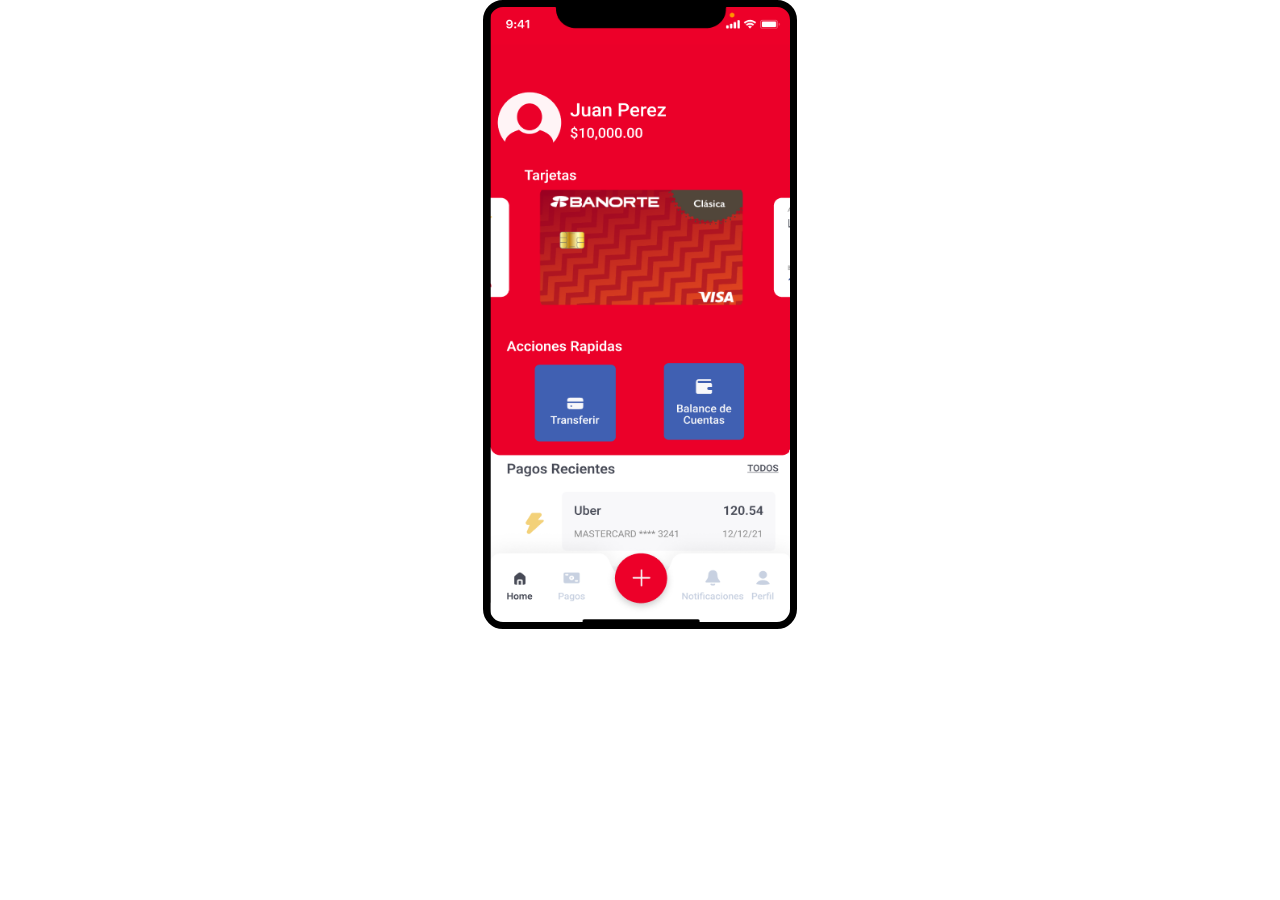
<file: index.html>
<!DOCTYPE html>
<html>
<head>
  <title>Banorton app</title>
  <meta charset="UTF-8">
  <meta http-equiv="X-UA-Compatible" content="IE=edge">
  <meta name="viewport" content="width=device-width, initial-scale=1.0">
  <link rel="stylesheet" href="./styles.css">
  <script src="./app.js" defer></script>
</head>
<body>
    <div class="case home">
        <div id="plus-button" onclick="navigateToPage('./operaciones.html')"></div>
    </div>
</body>
</html>
</file>
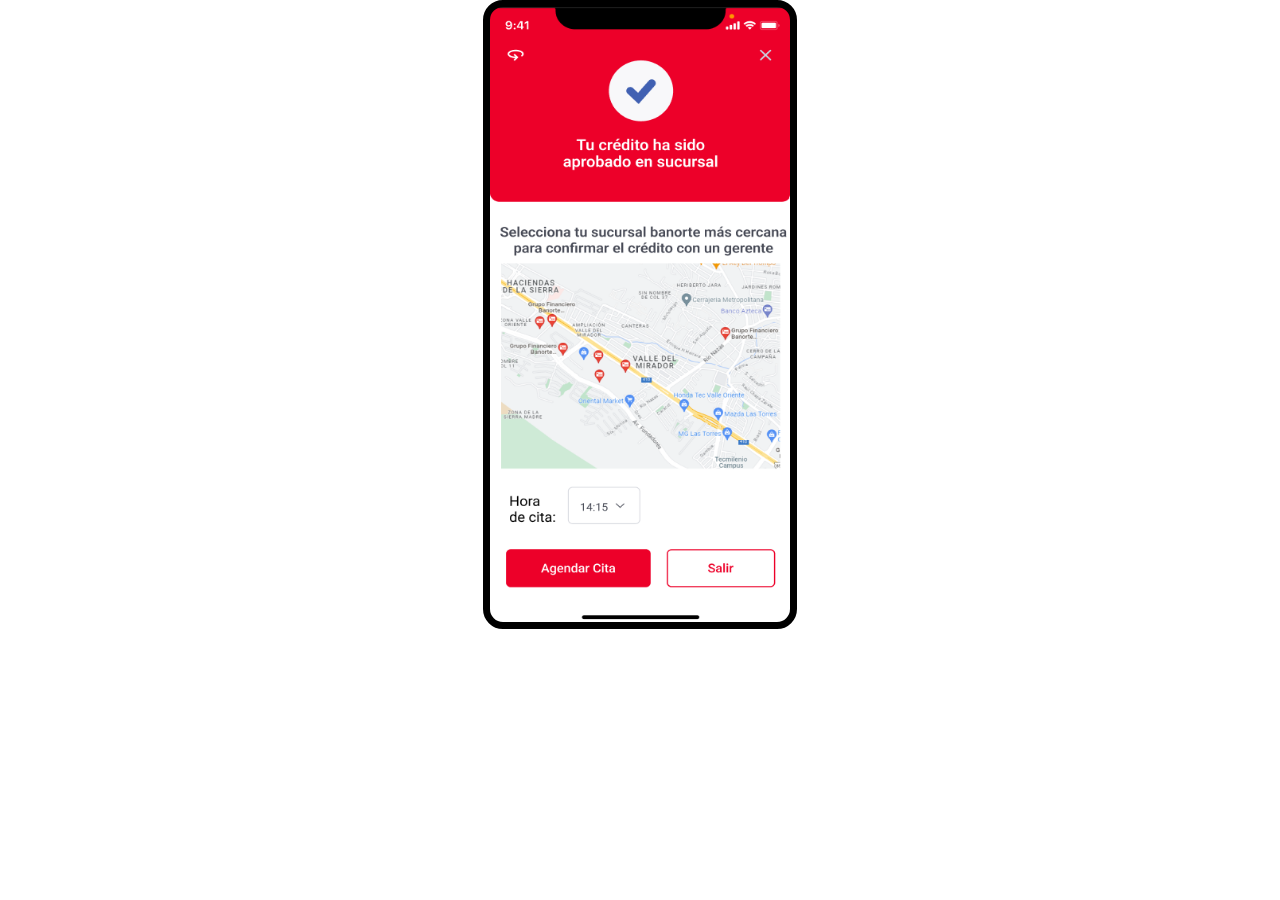
<file: AgendarCita.html>
<!DOCTYPE html>
<html lang="en">
<head>
    <meta charset="UTF-8">
    <meta http-equiv="X-UA-Compatible" content="IE=edge">
    <meta name="viewport" content="width=device-width, initial-scale=1.0">
    <link rel="stylesheet" href="styles.css">
    <title>Document</title>
</head>
<body class="body-agendarcita">
    <div class="case-agendarcita">
      <button class="but-agendarcita" id="but1-agendarcita">   
      </button>
  
      <button class="but-agendarcita" id="but2-agendarcita">   
      </button>
  
      <button class="but-agendarcita" id="but3-agendarcita">    
      </button>
  
  
    </div>

    
</body>
</html>
</file>
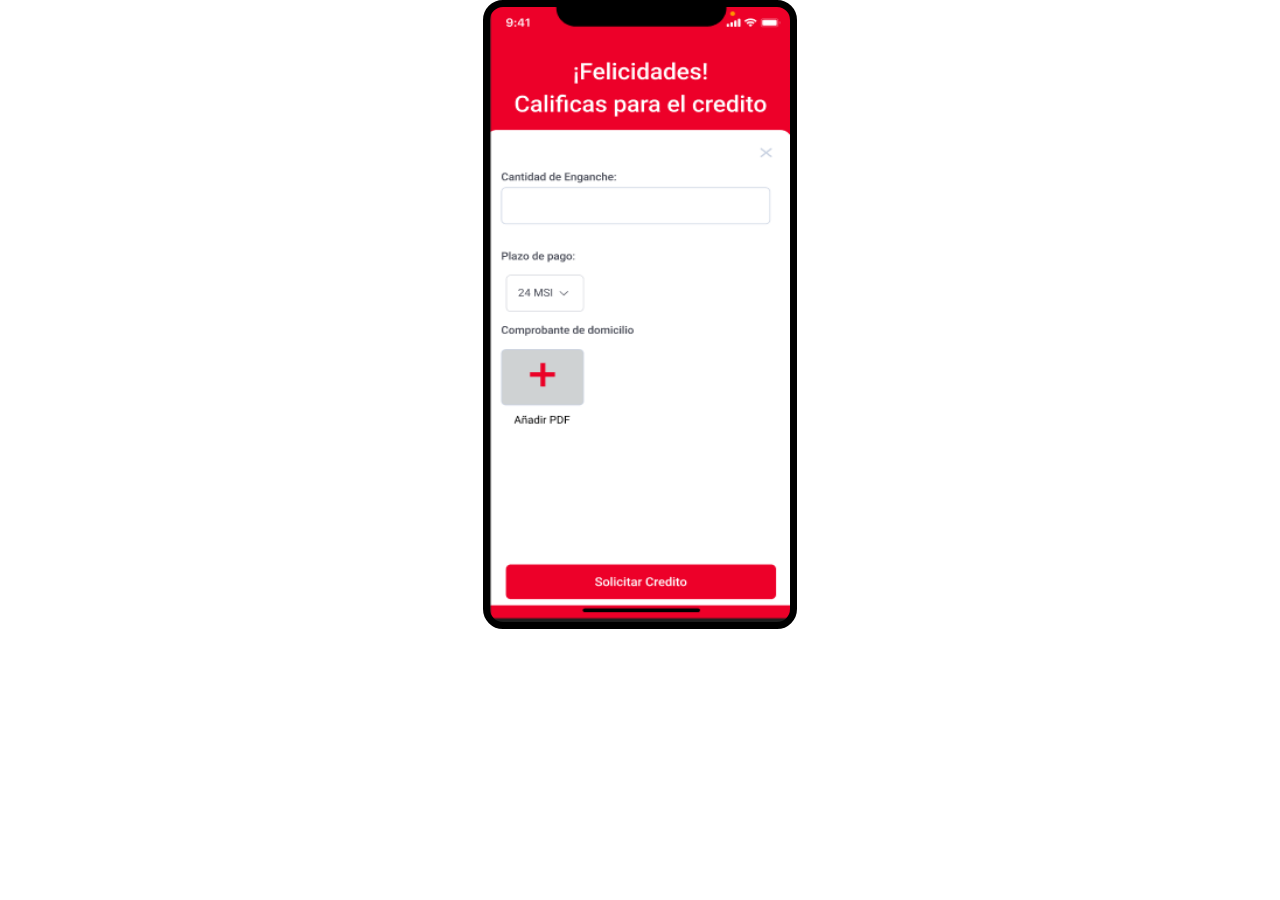
<file: CalificasParaCredito.html>
<!DOCTYPE html>
<html lang="en">
<head>
    <meta charset="UTF-8">
    <meta http-equiv="X-UA-Compatible" content="IE=edge">
    <meta name="viewport" content="width=device-width, initial-scale=1.0">
    <link rel="stylesheet" href="./styles.css">
    <script src="./app.js" defer></script>
    <title>Document</title>
</head>
<body>
    <div class="caseCalificasParaCredito">
        <button class="butCalificasParaCredito" id="but2CalificasParaCredito">   
        </button>
    
        <button class="butCalificasParaCredito" id="but3CalificasParaCredito">    
        </button>
    
        <button class="butCalificasParaCredito" id="but4CalificasParaCredito">
        </button>
    
        <button class="butCalificasParaCredito" id="but5CalificasParaCredito" onclick="navigateToPage('AgendarCita.html')"></button>
    </div>
</body>
</html>
</file>
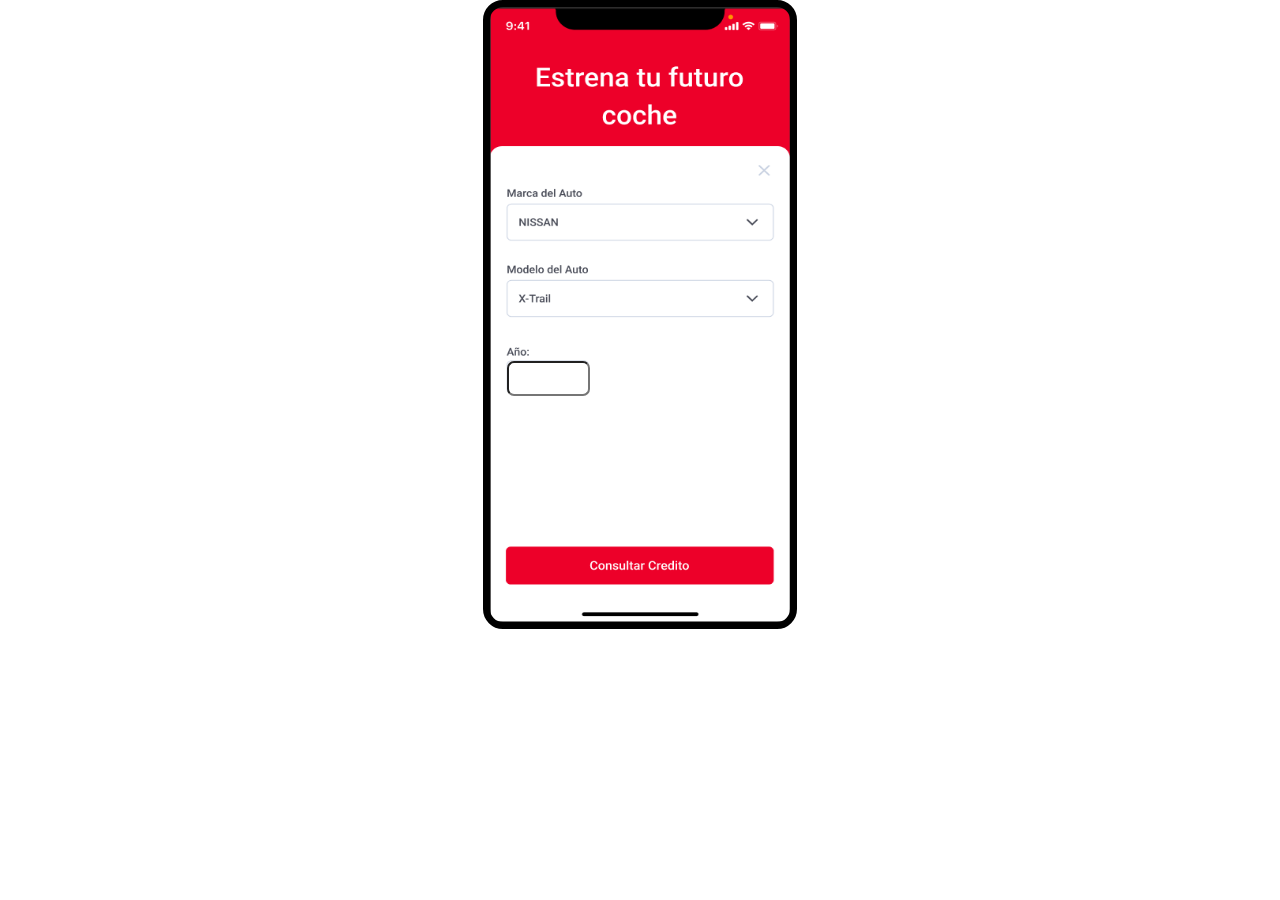
<file: consultaCreditoCoche.html>
<!DOCTYPE html>
<html lang="en">
<head>
    <meta charset="UTF-8">
    <meta http-equiv="X-UA-Compatible" content="IE=edge">
    <meta name="viewport" content="width=device-width, initial-scale=1.0">
    <link rel="stylesheet" href="styles.css">
    <script src="./app.js" defer></script>
    <title>Document</title>
</head>
<body>
    <div class="case consultarCreditoCoche">
        <div class="butCons marca"></div>
        <div class="butCons modelo"></div>
    <label for="ano">
        <input type="text" class="anoAuto" name="ano">
    </label>
        <div class="butCons consultar" onclick="navigateToPage('CalificasParaCredito.html')"></div>
    </div>
</body>
</html>
</file>
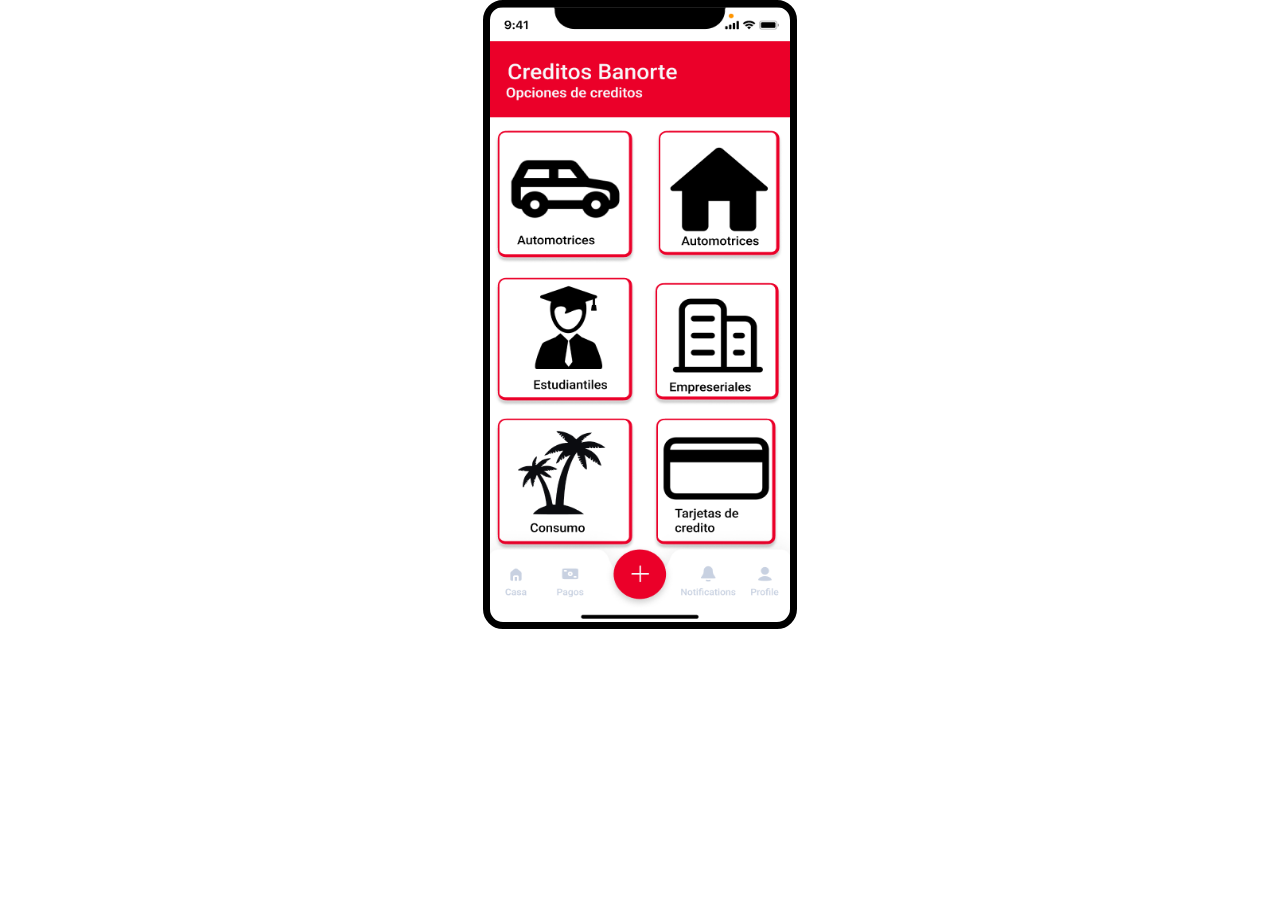
<file: creditos.html>
<!DOCTYPE html>
<html>
<head>
    <meta charset="UTF-8">
    <meta http-equiv="X-UA-Compatible" content="IE=edge">
    <meta name="viewport" content="width=device-width, initial-scale=1.0">
    <link rel="stylesheet" href="./styles.css">
    <script src="./app.js" defer></script>
    <title>Banorton creditos</title>
</head>
<body>
    <div class="case creditos">
      <div class="butCreditos" id="butCred1" onclick="navigateToPage('./consultaCreditoCoche.html')"></div>
    </div>
</body>
</html>
</file>
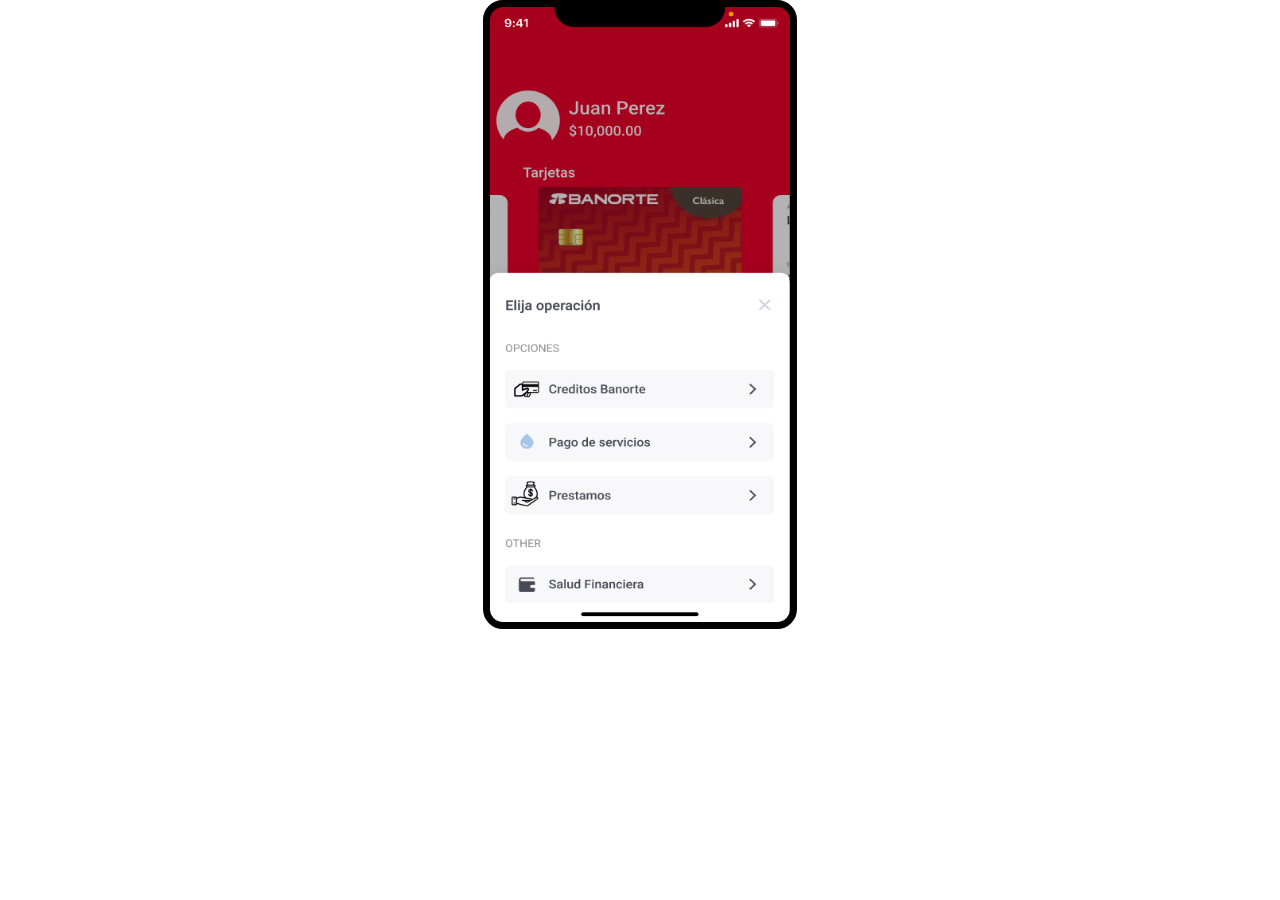
<file: operaciones.html>
<!DOCTYPE html>
<html lang="en">
<head>
    <meta charset="UTF-8">
    <meta http-equiv="X-UA-Compatible" content="IE=edge">
    <meta name="viewport" content="width=device-width, initial-scale=1.0">
    <link rel="stylesheet" href="./styles.css">
    <script src="./app.js" defer></script>
    <title>Banorton operaciones</title>
</head>
<body>
    <div class="case operaciones">
        <button class="butOp" id="butOp1" onclick="navigateToPage('./creditos.html')"></button>
        <button class="butOp" id="butOp2" onclick="navigateToPage('./PagoDeServicios.html')"></button>
        <button class="butOp" id="butOp3"></button>
        <button class="butOp" id="butOp4" onclick="navigateToPage('./SaludFinanciera.html')"></button>
    </div>   
</body>
</html>
</file>
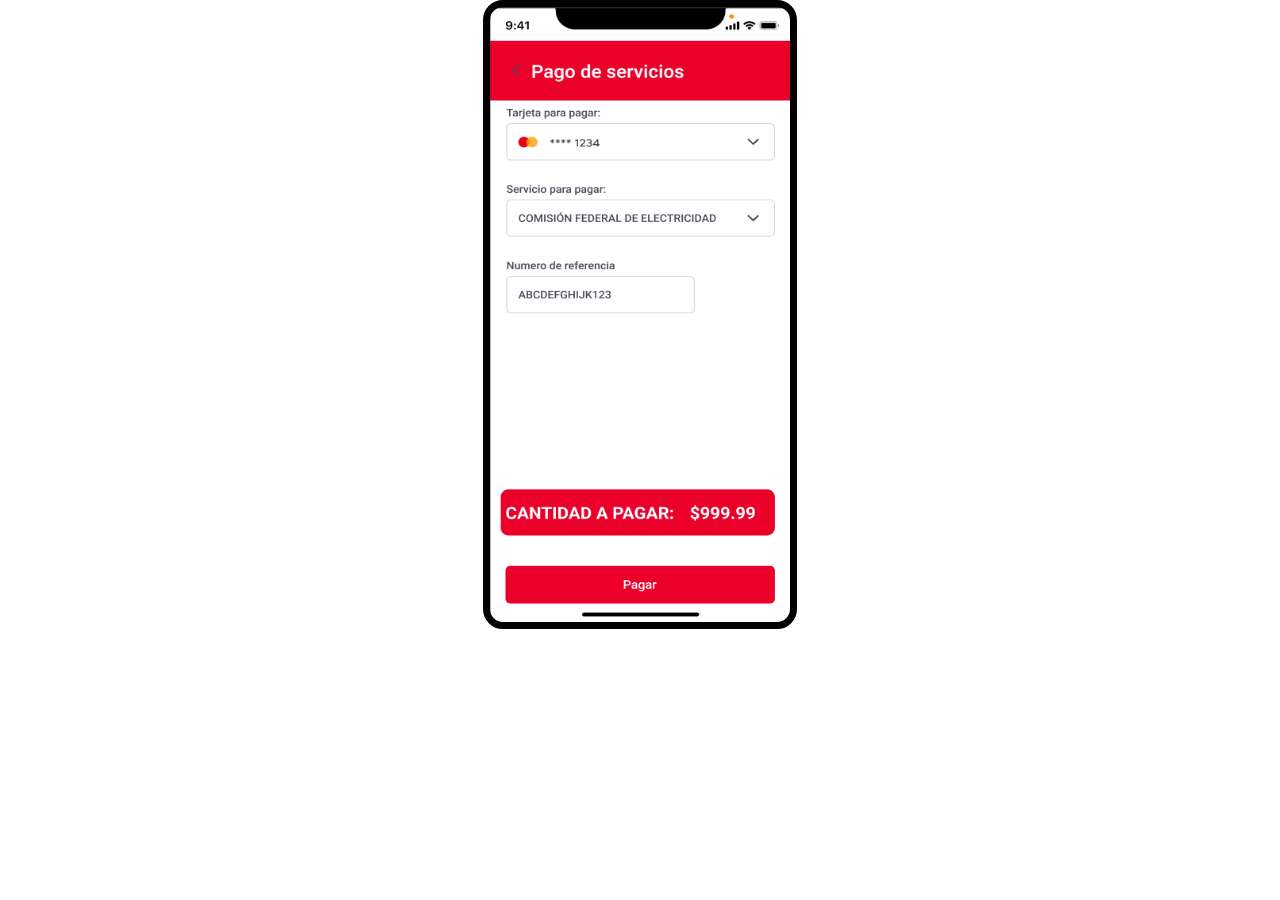
<file: PagoDeServicios.html>
<!DOCTYPE html>
<html lang="en">
<head>
    <meta charset="UTF-8">
    <meta http-equiv="X-UA-Compatible" content="IE=edge">
    <meta name="viewport" content="width=device-width, initial-scale=1.0">
    <link rel="stylesheet" href="./styles.css">
    <title>Document</title>
</head>
<body class="body-pagoservicio">
    <div class="case-pagoservicio">
      <button class="but-pagoservicio" id="but1-pagoservicio">   
      </button>
  
      <button class="but-pagoservicio" id="but2-pagoservicio">   
      </button>
  
      <button class="but-pagoservicio" id="but3-pagoservicio">    
      </button>
  
      <button class="but-pagoservicio" id="but4-pagoservicio">
      </button>
  
    </div>

    
</body>
</html>
</file>
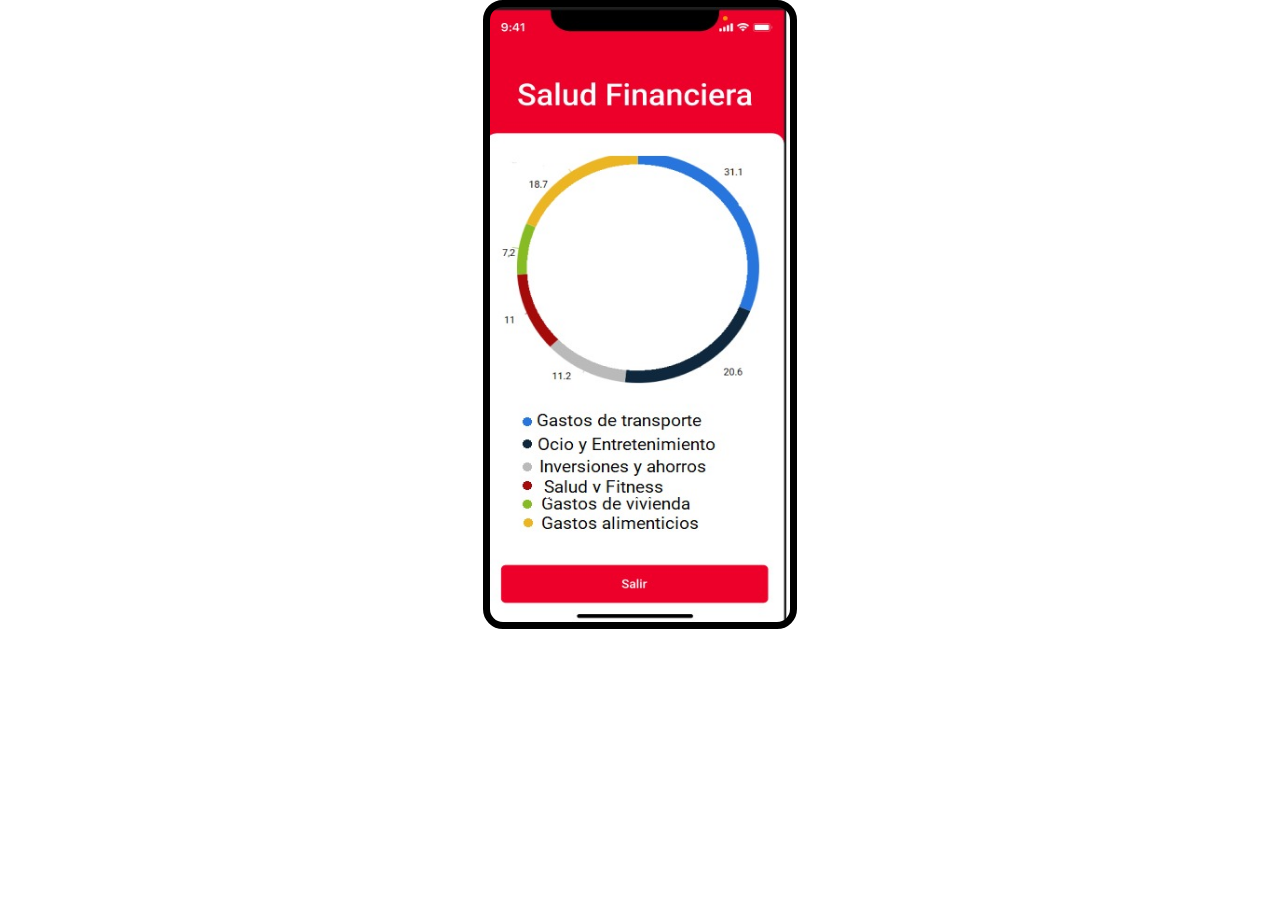
<file: SaludFinanciera.html>
<!DOCTYPE html>
<html lang="en">
<head>
    <meta charset="UTF-8">
    <meta http-equiv="X-UA-Compatible" content="IE=edge">
    <meta name="viewport" content="width=device-width, initial-scale=1.0">
    <link rel="stylesheet" href="./styles.css">
    <title>Document</title>
</head>
<body>
    <div class="caseSaludFinanciera">
        <button class="butSaludFinanciera" id="but1SaludFinanciera">
        </button>
    </div>
</body>
</html>
</file>
<file: styles.css>
body{
    display: flex;
    justify-content: center;
    height: 615px;
    width: 100%;
    padding: 0px;
    margin: 0px;
}

.case.home{
    background-color: black;
    height: 100%;
    width: 300px;
    background-image: url(./img/HomeBanorte.png);
    background-size: 100% 100%;    
    background-repeat: no-repeat;
    background-position: center;
    border-style: solid;
    border-radius: 20px;
    border-width: 7px;
    position: relative;
}

.case.operaciones{
    background-color: black;
    height: 100%;
    width: 300px;
    background-image: url(./img/HomeOperacionesBanorte.png);
    background-size: 100% 100%;    
    background-repeat: no-repeat;
    background-position: center;
    border-style: solid;
    border-radius: 20px;
    border-width: 7px;
    position: relative;
}

.case.creditos{
    background-color: black;
    height: 100%;
    width: 300px;
    background-image: url(./img/OpcionesCreditos.png);
    background-size: 100% 100%;    
    background-repeat: no-repeat;
    background-position: center;
    border-style: solid;
    border-radius: 20px;
    border-width: 7px;
    position: relative;
}

.case.consultarCreditoCoche{
    background-color: black;
    height: 100%;
    width: 300px;
    background-image: url(./img/ConsultarCreditoCoche.png);
    background-size: 100% 100%;    
    background-repeat: no-repeat;
    background-position: center;
    border-style: solid;
    border-radius: 20px;
    border-width: 7px;
    position: relative;
}


#plus-button{
    height: 45px;
    width: 45px;
    border-radius: 20px;
    position: absolute;
    top: 549px;
    left: 129px;
    cursor: pointer;
}

.butOp{
    background-color: black;
    height: 40px;
    width: 268px;
    cursor: pointer;
    position: absolute;
    border-radius: 5px;
    border-style: none;
    transition: 0.2s;
    opacity: 0%;
}

.butOp:hover{
    opacity: 10%;
}

#butOp1{
    top: 361px;
    left: 15px;
}

#butOp2{
    top: 416px;
    left: 15px;
    
}
#butOp3{
    top: 467px;
    left: 15px;
}
#butOp4{
    top: 556px;
    left: 15px;
}

.butCreditos{
    background-color: black;
    height: 124px;
    width: 131px;
    cursor: pointer;
    position: absolute;
    border-radius: 5px;
    border-style: none;
    transition: 0.2s;
    opacity: 0%;
}

.butCreditos:hover{
    opacity: 10%;
}

#butCred1{
    top: 124px;
    left: 8px
}

/*Consulta de credito automotriz*/
.butCons{
    background-color: black;
    opacity: 0%;
    position: absolute;
}

.butCons.marca{
    top: 197px;
    left: 17px;
    height: 37px;
    width: 266px;
    border-radius: 7px;
}

.butCons.modelo{
    top: 273px;
    left: 17px;
    height: 37px;
    width: 266px;
    border-radius: 7px;
}

.butCons:hover{
    opacity: 10%;
}

.anoAuto{
    position: absolute;
    top: 354px;
    left: 17px;
    height: 29px;
    width: 75px;
    border-radius: 7px;
    border-width: 2px;
}

.consultar{
    position: absolute;
    top: 540px;
    left: 16px;
    height: 37px;
    width: 267px;
    border-radius: 7px;
    cursor: pointer;
}

.caseCalificasParaCredito{
    background-color: black;
    height: 100%;
    width: 300px;
    background-image: url(./img/CalificasParaCredito.png);
    background-size: 100% 100%;    
    background-repeat: no-repeat;
    background-position: center;
    border-style: solid;
    border-radius: 20px;
    border-width: 7px;
    position: relative;
}
.butCalificasParaCredito{
    background-color: black;
    opacity: 0%;
    height: 38px;
    width: 187px;
    bottom: 100px;
    cursor: pointer;
    position: absolute;
    border-radius: 5px;
    border-style: none;
    transition: 0.3s;
}
.butCalificasParaCredito:hover{
    opacity: 10%;
}
#but2CalificasParaCredito{
    height: 37px;
    width: 267px;
    top: 182px;    
    left: 12px;
}
#but3CalificasParaCredito{
    height: 37px;
    width: 80px;
    top: 269px;    
    left: 15px;   
}
#but4CalificasParaCredito{
    height: 55px;
    width: 83px;
    top: 342px;    
    left: 10px;   
}
#but5CalificasParaCredito{
    height: 37px;
    width: 274px;
    top:555px;    
    left: 13px;
}


.case-pagoservicio{
    background-color: black;
    height: 100%;
    width: 300px;
    background-image: url(./img/PagoDeServicios.png);
    background-size: 100% 100%;    
    background-repeat: no-repeat;
    background-position: center;
    border-style: solid;
    border-radius: 20px;
    border-width: 7px;
    position: relative;
}
.but-pagoservicio{
    background-color: black;
    opacity: 0%;
    height: 38px;
    width: 187px;
    bottom: 100px;
    cursor: pointer;
    position: absolute;
    border-radius: 5px;
    border-style: none;
}

#but1-pagoservicio{
    height: 37px;
    width: 267px;
    top: 117px;    
    left: 17px;
}

#but2-pagoservicio{
    height: 37px;
    width: 267px;
    top: 193px;    
    left: 17px;
}

#but3-pagoservicio{
    height: 37px;
    width: 187px;
    top: 270px;    
    left: 17px;
}
#but4-pagoservicio{
    height: 37px;
    width: 267px;
    top: 559px;    
    left: 16px;  
    transition: .2s opacity;
}

.but-pagoservicio:hover{
    opacity: 10%;
}

.caseSaludFinanciera{
    background-color: black;
    height: 100%;
    width: 300px;
    background-image: url(./img/SaludFinanciera.jpeg);
    background-size: 100% 100%;    
    background-repeat: no-repeat;
    background-position: center;
    border-style: solid;
    border-radius: 20px;
    border-width: 7px;
    position: relative;
}
.butSaludFinanciera{
    background-color: black;
    opacity: 0%;
    height: 38px;
    width: 187px;
    bottom: 100px;
    cursor: pointer;
    position: absolute;
    border-radius: 5px;
    border-style: none;
    transition: 0.3s;
}
.butSaludFinanciera:hover{
    opacity: 10%;
}
#but1SaludFinanciera{
    height: 37px;
    width: 265px;
    top:555px;    
    left: 13px;
}

.case-agendarcita{
    background-color: black;
    height: 100%;
    width: 300px;
    background-image: url(./img/AgendarCita.png);
    background-size: 100% 100%;    
    background-repeat: no-repeat;
    background-position: center;
    border-style: solid;
    border-radius: 20px;
    border-width: 7px;
    position: relative;
}
.but-agendarcita{
    background-color: black;
    opacity: 0;
    height: 38px;
    width: 187px;
    bottom: 100px;
    cursor: pointer;
    position: absolute;
    border-radius: 5px;
    border-style: none;
}

#but1-agendarcita{
    height: 37px;
    width: 73px;
    top: 480px;    
    left: 78px;
}

#but2-agendarcita{
    height: 37px;
    width: 143px;
    top: 543px;    
    left: 17px;
}

#but3-agendarcita{
    height: 37px;
    width: 108px;
    top: 543px;    
    left: 178px;
}

.but-agendarcita:hover{
    opacity: 10%;
}
</file>
